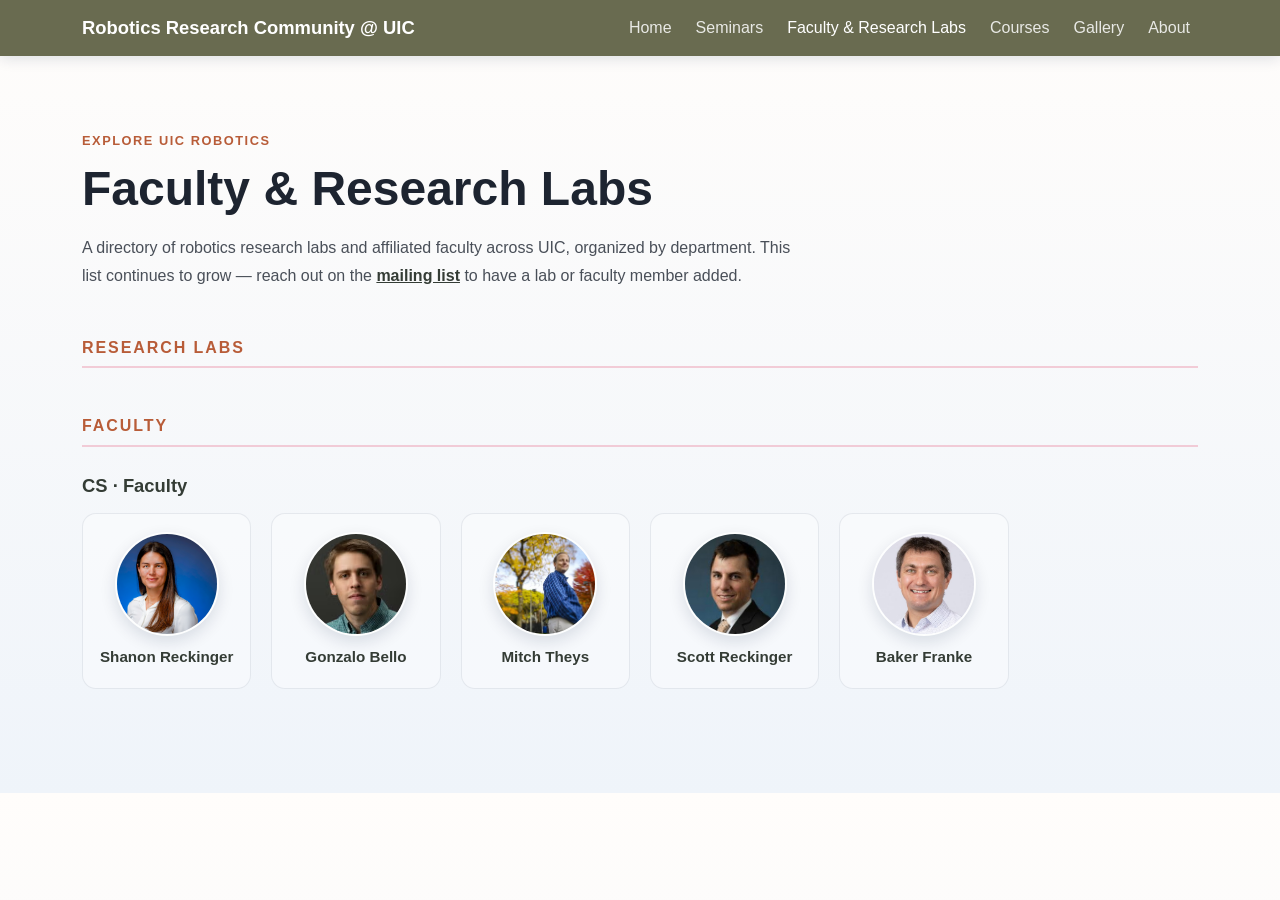
<file: faculty-labs.html>
<!DOCTYPE html>
<html lang="en">
<head>
    <meta charset="UTF-8">
    <meta name="viewport" content="width=device-width, initial-scale=1.0">
    <title>Faculty &amp; Research Labs | Robotics Research Community at UIC</title>
    <link href="https://cdn.jsdelivr.net/npm/bootstrap@5.3.7/dist/css/bootstrap.min.css" rel="stylesheet">
    <link rel="stylesheet" href="css/style.css">
</head>
<body>
    <nav class="navbar navbar-expand-lg navbar-dark uic-navbar">
        <div class="container">
            <a class="navbar-brand fw-bold" href="index.html">
                Robotics Research Community @ UIC
            </a>

            <button class="navbar-toggler" type="button"
                    data-bs-toggle="collapse"
                    data-bs-target="#navbarNav">
                <span class="navbar-toggler-icon"></span>
            </button>

            <div class="collapse navbar-collapse" id="navbarNav">
                <ul class="navbar-nav ms-auto">
                    <li class="nav-item"><a class="nav-link" href="index.html#home">Home</a></li>
                    <li class="nav-item"><a class="nav-link" href="index.html#seminars">Seminars</a></li>
                    <li class="nav-item"><a class="nav-link active" href="faculty-labs.html">Faculty &amp; Research Labs</a></li>
                    <li class="nav-item"><a class="nav-link" href="courses.html">Courses</a></li>
                    <li class="nav-item"><a class="nav-link" href="previous-seminars.html">Gallery</a></li>
                    <li class="nav-item"><a class="nav-link" href="index.html#mission">About</a></li>
                </ul>
            </div>
        </div>
    </nav>

    <main class="directory-page">
        <div class="container">
            <div class="directory-header">
                <span class="section-label">Explore UIC Robotics</span>
                <h1 class="fw-bold mt-2 display-5">Faculty &amp; Research Labs</h1>
                <p class="directory-intro">
                    A directory of robotics research labs and affiliated faculty across UIC,
                    organized by department. This list continues to grow — reach out on the
                    <a href="https://groups.google.com/g/uic-robotics" target="_blank" rel="noopener noreferrer">mailing list</a>
                    to have a lab or faculty member added.
                </p>
            </div>

            <section class="directory-section">
                <h2 class="directory-section-title">Research Labs</h2>
                <div id="labs-directory" aria-live="polite"></div>
            </section>

            <section class="directory-section">
                <h2 class="directory-section-title">Faculty</h2>
                <div id="faculty-directory" aria-live="polite"></div>
            </section>
        </div>
    </main>

    <script src="https://cdn.jsdelivr.net/npm/bootstrap@5.3.7/dist/js/bootstrap.bundle.min.js"></script>
    <script src="js/faculty-labs.js"></script>
</body>
</html>
</file>
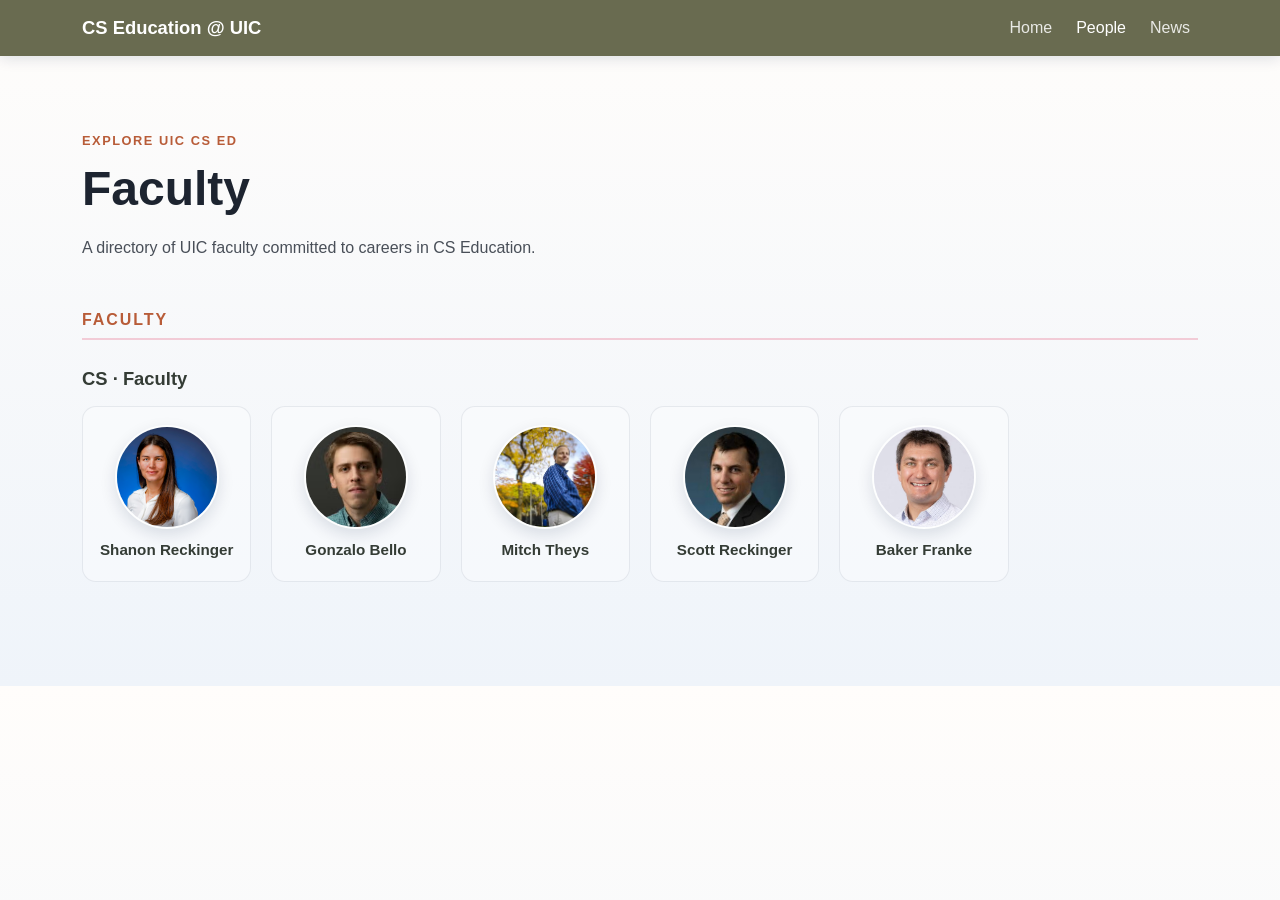
<file: people.html>
<!DOCTYPE html>
<html lang="en">
<head>
    <meta charset="UTF-8">
    <meta name="viewport" content="width=device-width, initial-scale=1.0">
    <title>Faculty | CS Education Community at UIC</title>
    <link href="https://cdn.jsdelivr.net/npm/bootstrap@5.3.7/dist/css/bootstrap.min.css" rel="stylesheet">
    <link rel="stylesheet" href="css/style.css">
</head>
<body>
    <nav class="navbar navbar-expand-lg navbar-dark uic-navbar">
        <div class="container">
            <a class="navbar-brand fw-bold" href="index.html">
                CS Education @ UIC
            </a>

            <button class="navbar-toggler" type="button"
                    data-bs-toggle="collapse"
                    data-bs-target="#navbarNav">
                <span class="navbar-toggler-icon"></span>
            </button>

            <div class="collapse navbar-collapse" id="navbarNav">
                <ul class="navbar-nav ms-auto">
                    <li class="nav-item"><a class="nav-link" href="index.html#home">Home</a></li>
                    <li class="nav-item"><a class="nav-link active" href="people.html">People</a></li>
                    <li class="nav-item"><a class="nav-link" href="news.html">News</a></li>
                </ul>
            </div>
        </div>
    </nav>

    <main class="directory-page">
        <div class="container">
            <div class="directory-header">
                <span class="section-label">Explore UIC CS Ed</span>
                <h1 class="fw-bold mt-2 display-5">Faculty</h1>
                <p class="directory-intro">
                    A directory of UIC faculty committed to careers in CS Education.
                </p>
            </div>

            <section class="directory-section">
                <h2 class="directory-section-title">Faculty</h2>
                <div id="faculty-directory" aria-live="polite"></div>
            </section>
        </div>
    </main>

    <script src="https://cdn.jsdelivr.net/npm/bootstrap@5.3.7/dist/js/bootstrap.bundle.min.js"></script>
    <script src="js/faculty-labs.js"></script>
</body>
</html>
</file>
<file: css/style.css>
:root {
    /* --uic-red: #d50032;*/
    /* --uic-navy: #001d52;*/
    --uic-red-deep: #a80028;
    --uic-red: #B85C38;
    --uic-red-soft: #f9dfe6;
    --uic-navy: #343C35;
    --uic-navy-soft: #16376d;
    --uic-navy-deep: #081d42;
    --uic-light-gray: #f5f5f5;
    --uic-cream: #f8f5f2;
    --uic-cloud: #edf2f8;
    --uic-slate: #56687f;
    --uic-dark: #1d2430;
    --forest-green: #696B50;
    --ochre: #C28B55;
    --warm-brown: #79604A;
    --terracotta: #A85F40;
    --charcoal: #343C35;
    --linen: #EAE4D8;

html {
    scroll-behavior: smooth;
}

body {
    font-family: Arial, Helvetica, sans-serif;
    color: var(--uic-dark);
    background: linear-gradient(180deg, #fffdfb 0%, #eff4fa 100%);
}

.uic-navbar {
    background: var(--forest-green);
    box-shadow: 0 2px 14px rgba(8, 29, 66, 0.14);
}

.navbar-brand {
    font-size: 1.15rem;
}

.navbar .nav-link {
    color: rgba(255, 255, 255, 0.85);
    margin-left: 0.5rem;
}

.navbar .nav-link:hover,
.navbar .nav-link.active {
    color: white;
}

.hero {
    min-height: 82vh;
    background-image:
        linear-gradient(
            135deg,
            rgba(82, 107, 80, 0.58),
            rgba(194, 139, 85, 0.52)
        ),
        url("../images/uic_logo.JPG");
    background-size: cover;
    background-position: center;
    background-repeat: no-repeat;
    display: flex;
    align-items: center;
}

.hero h1{
    max-width:700px;
}

.hero p{
    max-width:650px;
    font-size:1.3rem;
}

.mission-section {
    background: linear-gradient(180deg, rgba(247, 239, 241, 0.96) 0%, rgba(239, 243, 248, 0.96) 100%);
    color: var(--uic-navy);
    border-top: 1px solid rgba(9, 24, 57, 0.04);
    border-bottom: 1px solid rgba(9, 24, 57, 0.04);
}

.section-label {
    color: var(--uic-red);
    font-size: 0.8rem;
    font-weight: 700;
    letter-spacing: 0.12em;
    text-transform: uppercase;
}

.mission-section .section-label,
.labs-section .section-label {
    color: var(--uic-red);
}

.mission-section h2,
.labs-section h2 {
    color: var(--uic-navy);
}

.mission-text {
    color: rgba(29, 36, 48, 0.82);
    font-size: 1.1rem;
    line-height: 1.8;
}

.feature-card {
    height: 100%;
    padding: 1.6rem 1.25rem;
    border: 1px solid rgba(8, 29, 66, 0.08);
    border-radius: 14px;
    background: rgba(255, 255, 255, 0.22);
    transition: transform 0.2s ease, box-shadow 0.2s ease, border-color 0.2s ease;
}

.feature-card:hover {
    transform: translateY(-4px);
    box-shadow: 0 16px 32px rgba(9, 24, 57, 0.08);
    border-color: rgba(213, 0, 50, 0.18);
}

.feature-card h3 {
    margin-bottom: 0.85rem;
    color: var(--uic-navy);
    font-size: 1.1rem;
    font-weight: 700;
}

.feature-card p {
    margin-bottom: 0;
    color: rgba(29, 36, 48, 0.78);
    font-size: 0.95rem;
    line-height: 1.7;
}

.seminars-section {
    background: linear-gradient(135deg, rgba(213, 0, 50, 0.96), rgba(8, 29, 66, 0.98));
    padding: 0;
}

.seminar-hero {
    width: 100vw;
    margin-left: calc(50% - 50vw);
    padding: 4rem 0 2.5rem;
    background: linear-gradient(135deg, rgba(213, 0, 50, 0.96), rgba(9, 24, 57, 0.98));
    color: white;
}

.seminar-hero .container {
    width: 100%;
    max-width: none;
    padding-left: 2rem;
    padding-right: 2rem;
}

.seminar-hero .d-flex.justify-content-between {
    padding-left: 0.5rem;
    padding-right: 0.5rem;
}

.section-label-light {
    color: rgba(255, 255, 255, 0.8);
}

.talk-slider-wrapper {
    position: relative;
    display: flex;
    align-items: center;
    gap: 1rem;
    width: 100%;
    margin: 0;
    padding: 0;
}

.talk-slider {
    flex: 1;
    width: 100%;
    overflow: hidden;
    border-radius: 0;
    background: transparent;
}

.talk-track {
    display: flex;
    width: 100%;
    min-height: 520px;
    transition: transform 0.55s ease;
}

.talk-slide {
    flex: 0 0 100%;
    width: 100%;
    display: grid;
    grid-template-columns: minmax(240px, 38%) minmax(0, 1fr);
    gap: 2rem;
    align-items: center;
    min-height: 520px;
    padding: 2rem clamp(1.25rem, 3vw, 2.5rem);
    background: rgba(255, 255, 255, 0.02);
    border: 1px solid rgba(255, 255, 255, 0.08);
    border-radius: 0;
    box-shadow: none;
}

.talk-photo {
    display: flex;
    align-items: center;
    justify-content: center;
    padding: 0;
    min-height: 320px;
}

.speaker-photo {
    display: block;
    width: min(100%, 420px);
    aspect-ratio: 1 / 1;
    height: auto;
    object-fit: cover;
    object-position: center;
    border-radius: 18px;
    background-color: rgba(255, 255, 255, 0.08);
    box-shadow: 0 18px 42px rgba(0, 0, 0, 0.18);
    border: 1px solid rgba(255, 255, 255, 0.18);
}

.talk-photo-placeholder {
    display: flex;
    align-items: center;
    justify-content: center;
    width: min(100%, 420px);
    aspect-ratio: 1 / 1;
    border-radius: 18px;
    border: 2px dashed rgba(255, 255, 255, 0.4);
    background: rgba(255, 255, 255, 0.04);
    color: white;
    font-size: 0.9rem;
    font-weight: 700;
    letter-spacing: 0.06em;
    text-transform: uppercase;
    text-align: center;
}

.talk-body {
    padding: 0;
    display: flex;
    flex-direction: column;
    justify-content: center;
    min-width: 0;
    overflow-wrap: break-word;
    word-break: break-word;
    color: white;
}

.talk-date {
    margin-bottom: 0.7rem;
    color: rgba(255, 255, 255, 0.85);
    font-size: 0.8rem;
    font-weight: 700;
    letter-spacing: 0.08em;
    text-transform: uppercase;
}

.talk-slide h3 {
    margin-bottom: 0.5rem;
    color: white;
    font-size: clamp(1.8rem, 2.5vw, 3rem);
    font-weight: 700;
    line-height: 1.15;
    max-width: 100%;
}

.talk-speaker {
    margin-bottom: 1.2rem;
    color: rgba(255, 255, 255, 0.9);
    font-weight: 600;
    font-size: 1.1rem;
}

.talk-bio-box {
    margin-bottom: 1rem;
    padding: 0.9rem 1rem;
    background: rgba(255, 255, 255, 0.06);
    border: 1px solid rgba(255, 255, 255, 0.08);
    border-radius: 12px;
    overflow-wrap: break-word;
    word-break: break-word;
}

.talk-bio-box strong {
    display: block;
    margin-bottom: 0.4rem;
    color: rgba(255, 255, 255, 0.8);
    font-size: 0.78rem;
    text-transform: uppercase;
    letter-spacing: 0.06em;
}

.talk-bio-box p {
    margin-bottom: 0;
    color: rgba(255, 255, 255, 0.86);
    line-height: 1.7;
    font-size: 0.98rem;
    word-break: break-word;
    overflow-wrap: break-word;
}

.talk-meta {
    margin-top: 0.75rem;
    display: flex;
    flex-wrap: wrap;
    gap: 0.9rem 1.25rem;
    color: white;
    font-size: 0.98rem;
}

.talk-slider-btn {
    position: relative;
    z-index: 2;
    width: 52px;
    height: 52px;
    border: 1px solid rgba(255, 255, 255, 0.35);
    border-radius: 50%;
    background: rgba(255, 255, 255, 0.08);
    color: white;
    font-size: 1.7rem;
    line-height: 1;
    box-shadow: none;
    cursor: pointer;
    transition: transform 0.2s ease, background 0.2s ease, border-color 0.2s ease;
}

.talk-slider-btn:hover {
    transform: translateY(-2px);
    background: rgba(255, 255, 255, 0.14);
    border-color: rgba(255, 255, 255, 0.6);
}

.talk-slider-dots {
    display: flex;
    justify-content: center;
    gap: 0.65rem;
    margin-top: 1.25rem;
    padding-bottom: 0.35rem;
}

.talk-dot {
    width: 12px;
    height: 12px;
    padding: 0;
    border: 1px solid rgba(255, 255, 255, 0.55);
    border-radius: 50%;
    background: rgba(255, 255, 255, 0.18);
    cursor: pointer;
    transition: transform 0.2s ease, background 0.2s ease;
}

.talk-dot.active {
    background: white;
    border-color: white;
    transform: scale(1.15);
}

@media (max-width: 768px) {
    .seminar-hero .container {
        padding-left: 1rem;
        padding-right: 1rem;
    }

    .talk-slider-wrapper {
        gap: 0.75rem;
    }

    .talk-track {
        min-height: 680px;
    }

    .talk-slide {
        grid-template-columns: 1fr;
        align-items: start;
        gap: 1.5rem;
        min-height: 680px;
        padding: 1.25rem 1rem 1.5rem;
    }

    .talk-photo {
        min-height: auto;
    }

    .speaker-photo {
        width: min(100%, 260px);
    }

    .talk-body {
        padding: 0;
    }

    .talk-slide h3 {
        font-size: clamp(1.6rem, 7vw, 2.4rem);
    }

    .talk-slider-btn {
        width: 42px;
        height: 42px;
        font-size: 1.35rem;
    }
}

.labs-section {
    background: linear-gradient(180deg, rgba(244, 238, 240, 0.96) 0%, rgba(236, 241, 247, 0.96) 100%);
    color: var(--uic-navy);
    border-top: 1px solid rgba(9, 24, 57, 0.04);
    border-bottom: 1px solid rgba(9, 24, 57, 0.04);
}

.lab-card {
    height: 100%;
    padding: 1.75rem 1.4rem 1.5rem;
    border: 1px solid rgba(8, 29, 66, 0.08);
    border-radius: 14px;
    background: rgba(255, 255, 255, 0.18);
    transition: transform 0.2s ease, box-shadow 0.2s ease, border-color 0.2s ease;
}

.lab-card:hover {
    transform: translateY(-5px);
    box-shadow: 0 12px 28px rgba(9, 24, 57, 0.08);
    border-color: rgba(213, 0, 50, 0.18);
}

.lab-card h3 {
    color: var(--uic-navy);
    font-size: 1.3rem;
    font-weight: 700;
    line-height: 1.35;
    margin-bottom: 0.75rem;
}

.lab-lead {
    color: rgba(29, 36, 48, 0.76);
    margin-bottom: 1rem;
    line-height: 1.6;
}

.lab-tags {
    display: flex;
    flex-wrap: wrap;
    gap: 0.5rem;
    margin-bottom: 1.35rem;
}

.lab-tags span {
    padding: 0.38rem 0.7rem;
    border-radius: 999px;
    background: rgba(213, 0, 50, 0.06);
    color: var(--uic-red);
    font-size: 0.76rem;
    font-weight: 700;
    letter-spacing: 0.02em;
}

.lab-link {
    color: var(--uic-navy);
    font-weight: 700;
    text-decoration: none;
    display: inline-block;
    margin-top: auto;
}

.lab-link:hover {
    color: var(--uic-red);
}

.lab-card-link {
    display: flex;
    flex-direction: column;
    text-decoration: none;
    color: inherit;
}

.lab-card-link .lab-link {
    margin-top: auto;
    padding-top: 0.5rem;
}

/* Homepage Featured Research Labs carousel */
.lab-carousel {
    position: relative;
    display: flex;
    align-items: center;
    gap: 0.85rem;
}

.lab-carousel-viewport {
    flex: 1;
    overflow-x: auto;
    scroll-snap-type: x mandatory;
    scrollbar-width: thin;
    scrollbar-color: rgba(8, 29, 66, 0.28) transparent;
    -webkit-overflow-scrolling: touch;
    padding-bottom: 0.75rem;
}

.lab-carousel-track {
    display: flex;
    gap: 1.5rem;
    align-items: stretch;
}

.lab-carousel-track .lab-card {
    flex: 0 0 calc((100% - 3rem) / 3);
    scroll-snap-align: start;
    height: auto;
}

.lab-carousel-btn {
    flex: 0 0 auto;
    width: 44px;
    height: 44px;
    border: 1px solid rgba(8, 29, 66, 0.25);
    border-radius: 50%;
    background: rgba(255, 255, 255, 0.7);
    color: var(--uic-navy);
    font-size: 1.4rem;
    line-height: 1;
    cursor: pointer;
    transition: transform 0.2s ease, background 0.2s ease, border-color 0.2s ease, opacity 0.2s ease;
}

.lab-carousel-btn:hover:not(:disabled) {
    transform: translateY(-2px);
    background: #fff;
    border-color: var(--uic-red);
    color: var(--uic-red);
}

.lab-carousel-btn:disabled {
    opacity: 0.35;
    cursor: default;
}

.lab-carousel-footnote {
    margin-top: 1rem;
    margin-bottom: 0;
    font-size: 0.9rem;
    color: rgba(29, 36, 48, 0.7);
}

.lab-carousel-footnote a,
.lab-carousel-empty {
    color: var(--uic-navy);
    font-weight: 700;
}

@media (max-width: 992px) {
    .lab-carousel-track .lab-card {
        flex-basis: calc((100% - 1.5rem) / 2);
    }
}

@media (max-width: 640px) {
    .lab-carousel-track .lab-card {
        flex-basis: 82%;
    }
}

/* Faculty & Research Labs full directory page */
.directory-page {
    padding: 4.5rem 0 4rem;
}

.directory-intro {
    max-width: 720px;
    margin-top: 1rem;
    color: rgba(29, 36, 48, 0.8);
    line-height: 1.75;
}

.directory-intro a {
    color: var(--uic-navy);
    font-weight: 700;
}

.directory-section {
    margin-top: 3rem;
}

.directory-section-title {
    font-weight: 700;
    color: var(--uic-red);
    font-size: 1rem;
    letter-spacing: 0.12em;
    text-transform: uppercase;
    padding-bottom: 0.6rem;
    border-bottom: 2px solid rgba(213, 0, 50, 0.18);
    margin-bottom: 1.75rem;
}

.directory-group {
    margin-bottom: 2.5rem;
}

.directory-dept {
    font-size: 1.15rem;
    font-weight: 700;
    color: var(--uic-navy);
    margin-bottom: 1rem;
}

.directory-grid {
    display: grid;
    grid-template-columns: repeat(auto-fill, minmax(280px, 1fr));
    gap: 1.25rem;
}

.faculty-list {
    list-style: none;
    padding: 0;
    margin: 0;
    display: grid;
    grid-template-columns: repeat(auto-fill, minmax(150px, 1fr));
    gap: 1.25rem;
}

.faculty-card {
    display: flex;
    flex-direction: column;
    align-items: center;
    text-align: center;
    gap: 0.7rem;
    padding: 1.1rem 0.9rem 1.25rem;
    border: 1px solid rgba(8, 29, 66, 0.08);
    border-radius: 14px;
    background: rgba(255, 255, 255, 0.35);
    text-decoration: none;
    color: var(--uic-navy);
    transition: transform 0.2s ease, box-shadow 0.2s ease, border-color 0.2s ease;
}

.faculty-card:hover {
    transform: translateY(-4px);
    box-shadow: 0 14px 30px rgba(9, 24, 57, 0.1);
    border-color: rgba(213, 0, 50, 0.2);
}

.faculty-photo {
    width: 104px;
    height: 104px;
    border-radius: 50%;
    object-fit: cover;
    object-position: top center;
    background: var(--uic-cloud);
    border: 2px solid rgba(255, 255, 255, 0.9);
    box-shadow: 0 6px 16px rgba(9, 24, 57, 0.12);
}

.faculty-photo-fallback {
    display: flex;
    align-items: center;
    justify-content: center;
    font-size: 1.6rem;
    font-weight: 700;
    color: var(--uic-red);
    background: rgba(213, 0, 50, 0.08);
}

.faculty-name {
    font-weight: 700;
    font-size: 0.95rem;
    line-height: 1.35;
}

.faculty-card:hover .faculty-name {
    color: var(--uic-red);
}

.empty-state {
    padding: 1.5rem;
    border-radius: 14px;
    background: rgba(213, 0, 50, 0.05);
    border: 1px solid rgba(213, 0, 50, 0.12);
}

/* Courses page */
.course-count {
    margin-top: 0.75rem;
    font-size: 0.85rem;
    font-weight: 700;
    letter-spacing: 0.04em;
    text-transform: uppercase;
    color: var(--uic-slate);
}

.course-grid {
    display: grid;
    grid-template-columns: repeat(auto-fill, minmax(300px, 1fr));
    gap: 1.25rem;
}

.course-card {
    display: flex;
    flex-direction: column;
    padding: 1.4rem 1.35rem 1.3rem;
    border: 1px solid rgba(8, 29, 66, 0.08);
    border-radius: 14px;
    background: rgba(255, 255, 255, 0.35);
    transition: transform 0.2s ease, box-shadow 0.2s ease, border-color 0.2s ease;
}

.course-card:hover {
    transform: translateY(-4px);
    box-shadow: 0 14px 30px rgba(9, 24, 57, 0.1);
    border-color: rgba(213, 0, 50, 0.2);
}

.course-head {
    display: flex;
    align-items: baseline;
    justify-content: space-between;
    gap: 0.75rem;
    margin-bottom: 0.35rem;
}

.course-code {
    font-weight: 800;
    color: var(--uic-red);
    letter-spacing: 0.03em;
}

.course-hours {
    font-size: 0.78rem;
    font-weight: 700;
    color: var(--uic-slate);
    white-space: nowrap;
}

.course-title {
    font-size: 1.08rem;
    font-weight: 700;
    line-height: 1.35;
    color: var(--uic-navy);
    margin-bottom: 0.7rem;
}

.course-meta {
    display: flex;
    flex-wrap: wrap;
    align-items: center;
    gap: 0.4rem 0.55rem;
    margin-bottom: 0.85rem;
}

.course-badge {
    padding: 0.24rem 0.55rem;
    border-radius: 999px;
    font-size: 0.68rem;
    font-weight: 800;
    letter-spacing: 0.04em;
    text-transform: uppercase;
    background: rgba(8, 29, 66, 0.08);
    color: var(--uic-navy);
}

.course-badge-core {
    background: rgba(213, 0, 50, 0.1);
    color: var(--uic-red);
}

.course-level,
.course-crosslist {
    font-size: 0.76rem;
    font-weight: 600;
    color: var(--uic-slate);
}

.course-crosslist::before {
    content: "·";
    margin-right: 0.5rem;
    color: rgba(86, 104, 127, 0.6);
}

.course-desc {
    margin-bottom: 1rem;
    color: rgba(29, 36, 48, 0.82);
    font-size: 0.92rem;
    line-height: 1.65;
}

.course-link {
    margin-top: auto;
    color: var(--uic-navy);
    font-weight: 700;
    font-size: 0.88rem;
    text-decoration: none;
}

.course-link:hover {
    color: var(--uic-red);
}

.join-section {
    background: linear-gradient(180deg, #f7f3f5 0%, #edf3fa 100%);
}

.join-box {
    padding: 3rem;
    border-radius: 16px;
    background: linear-gradient(
        135deg,
        #b3002f,
        #122f67
    );
    color: white;
    box-shadow: 0 18px 42px rgba(9, 24, 57, 0.16);
}

.join-box .section-label {
    color: white;
    opacity: 0.8;
}

.join-box p {
    max-width: 750px;
    color: rgba(255, 255, 255, 0.9);
    font-size: 1.05rem;
    line-height: 1.7;
}

/* News Timeline */

.news-section {
    padding: 5rem 0;
    background: #EAE4D8;
}

.news-header {
    margin-bottom: 3rem;
}

.news-section .section-label {
    color: #696B50;
}

.news-intro {
    max-width: 680px;
    color: #79604A;
    line-height: 1.7;
}

.timeline-year {
    font-size: 1.8rem;
    font-weight: 700;
    color: #696B50;
    margin: 3rem 0 1.5rem;
}

.timeline-item {
    display: grid;
    grid-template-columns: 115px 24px 1fr;
    gap: 1rem;
    margin-bottom: 1.5rem;
}

.timeline-date {
    text-align: right;
    padding-top: 1.25rem;
    color: #79604A;
    font-weight: 600;
}

.timeline-date span {
    display: block;
    font-size: 0.8rem;
    font-weight: 400;
}

.timeline-marker {
    position: relative;
    display: flex;
    justify-content: center;
}

.timeline-marker::before {
    content: "";
    position: absolute;
    top: 0;
    bottom: -1.5rem;
    width: 2px;
    background: #B9B9A2;
}

.timeline-marker::after {
    content: "";
    position: relative;
    z-index: 1;
    margin-top: 1.4rem;
    width: 13px;
    height: 13px;
    border-radius: 50%;
    background: #A85F40;
    border: 3px solid #EAE4D8;
    box-shadow: 0 0 0 2px #A85F40;
}

.timeline-item:last-child .timeline-marker::before {
    bottom: 0;
}

.timeline-card {
    background: #fff;
    border-radius: 14px;
    padding: 1.5rem;
    border: 1px solid rgba(52, 60, 53, 0.08);
    box-shadow: 0 5px 18px rgba(52, 60, 53, 0.05);
    transition: transform 0.2s ease, box-shadow 0.2s ease;
}

.timeline-card:hover {
    transform: translateY(-3px);
    box-shadow: 0 12px 25px rgba(52, 60, 53, 0.10);
}

.timeline-category {
    color: #696B50;
    text-transform: uppercase;
    letter-spacing: 0.09em;
    font-size: 0.72rem;
    font-weight: 700;
    margin-bottom: 0.6rem;
}

.timeline-card h3 {
    font-size: 1.2rem;
    font-weight: 700;
    color: #343C35;
}

.timeline-card p {
    color: #555D53;
    line-height: 1.65;
    margin-bottom: 0.5rem;
}

.timeline-link {
    display: inline-block;
    margin-top: 0.5rem;
    color: #A85F40;
    font-weight: 700;
    text-decoration: none;
}

.timeline-link:hover {
    text-decoration: underline;
}

.timeline-card-content {
    display: flex;
    gap: 1.25rem;
    align-items: flex-start;
}

.timeline-photo {
    width: 125px;
    height: 110px;
    flex: 0 0 125px;
    object-fit: cover;
    border-radius: 10px;
}

.timeline-text {
    flex: 1;
    min-width: 0;
}

@media (max-width: 600px) {
    .timeline-card-content {
        gap: 0.75rem;
    }

    .timeline-photo {
        width: 85px;
        height: 85px;
        flex-basis: 85px;
    }
}
}
</file>
